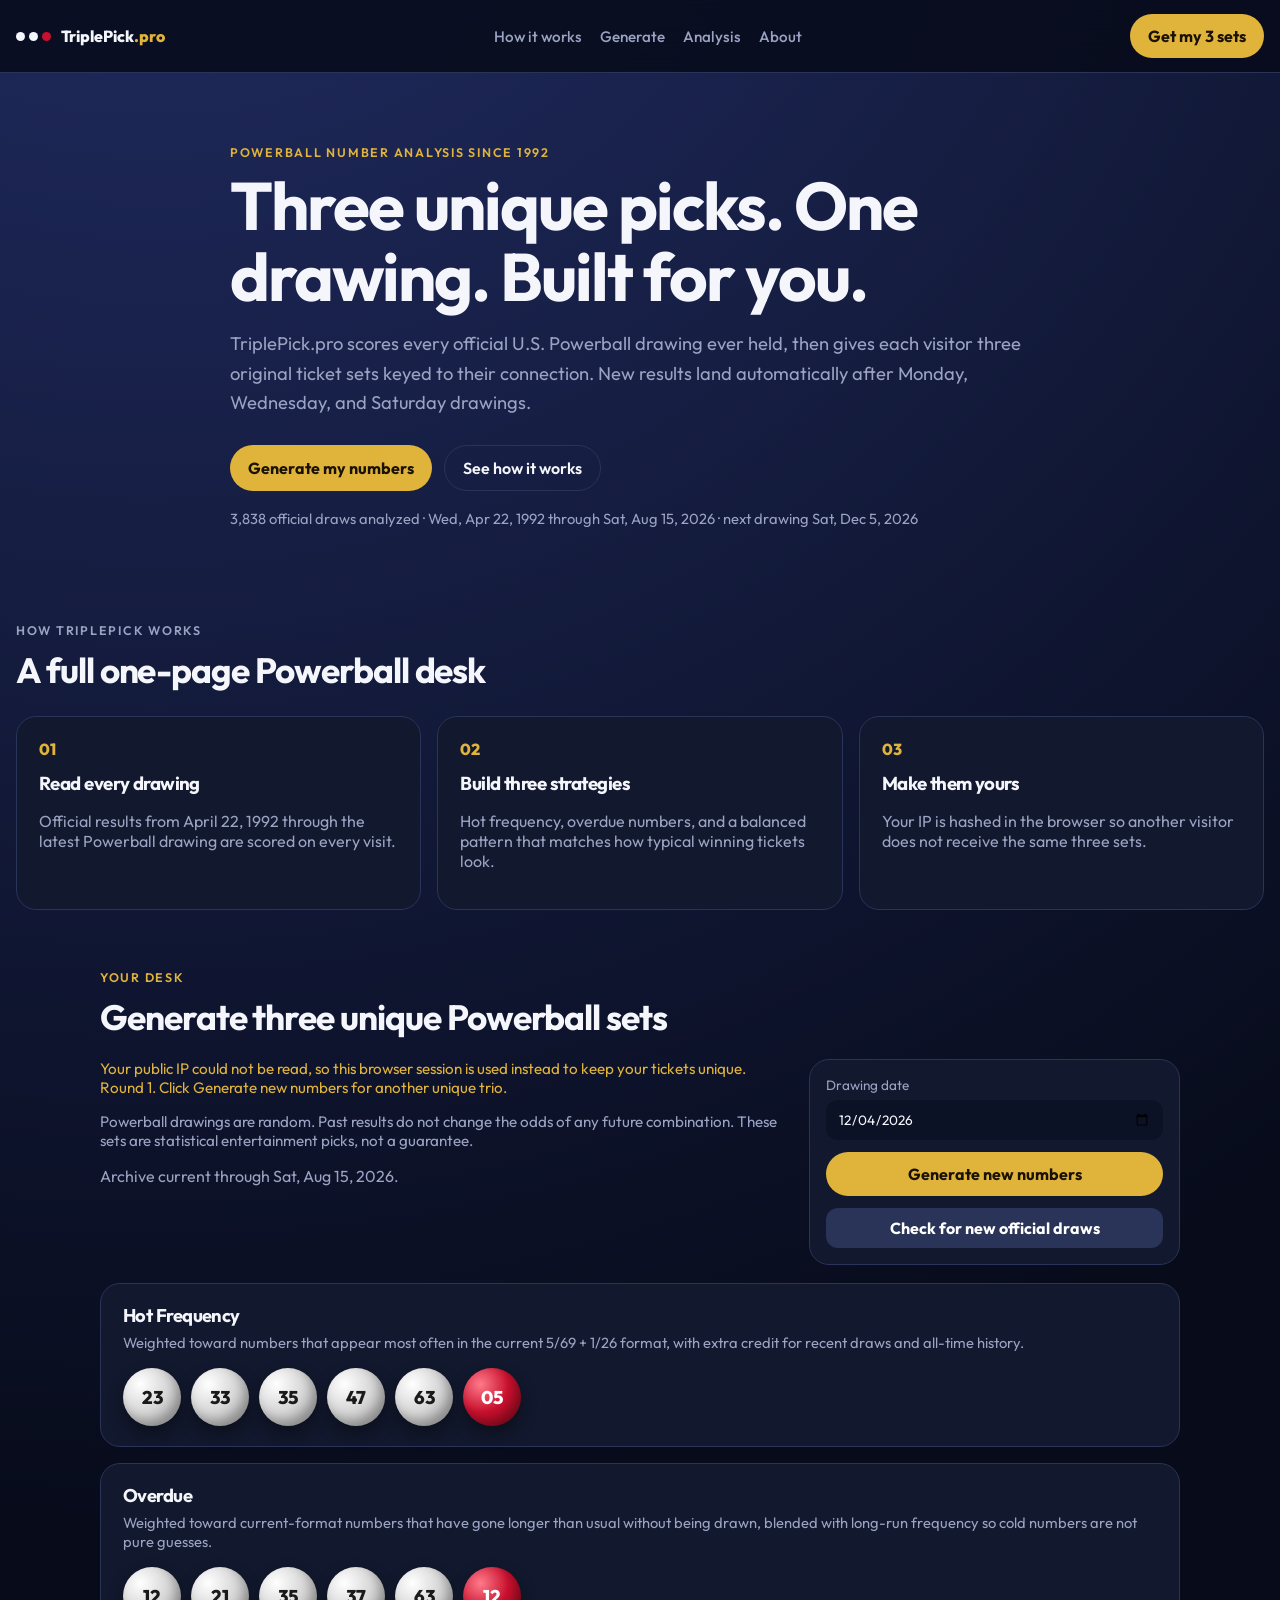
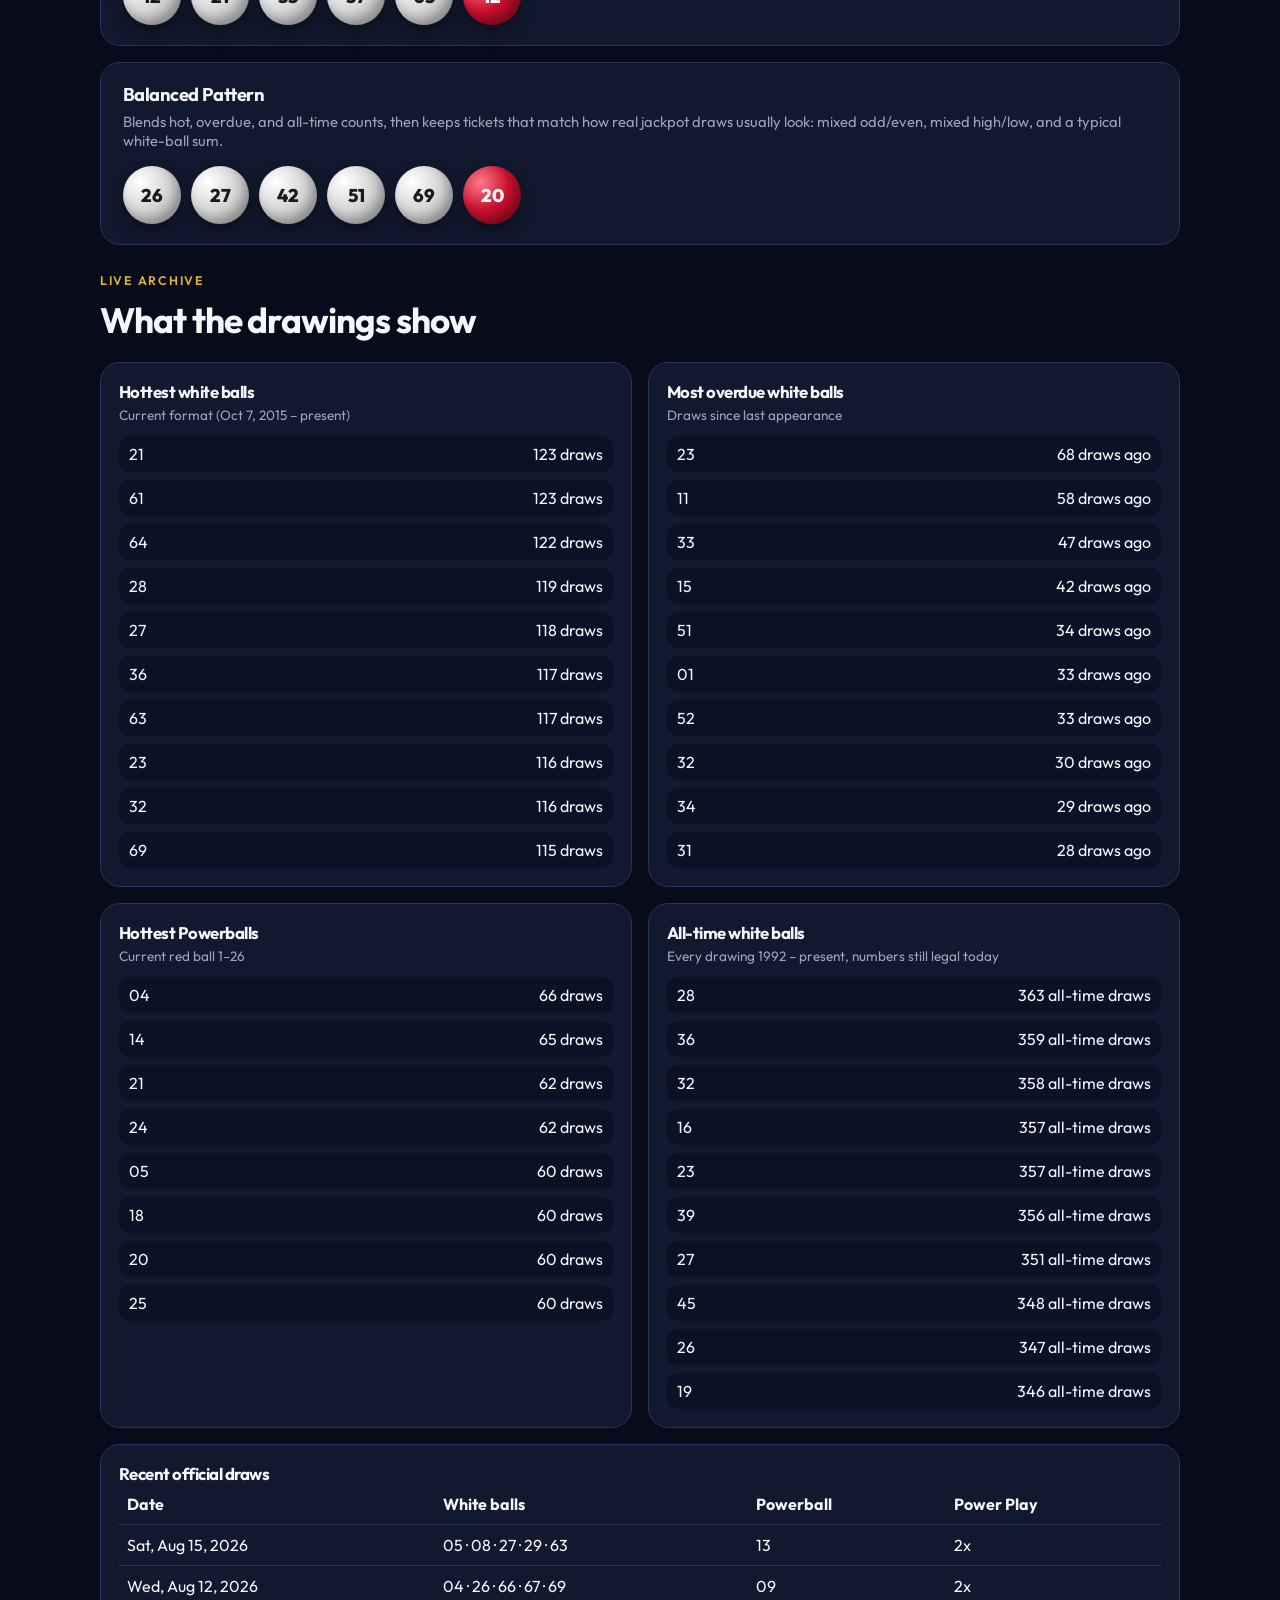
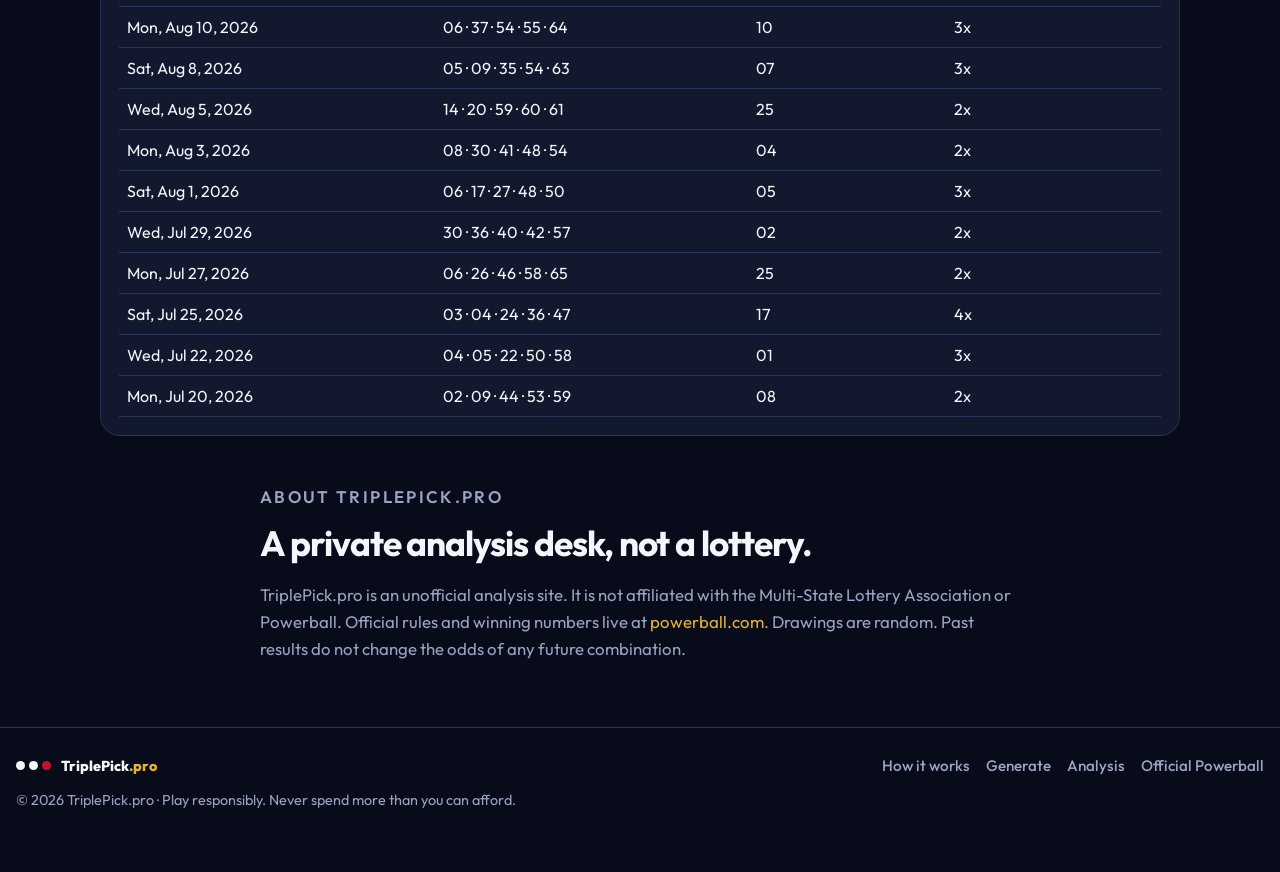
<file: docs/index.html>
<!DOCTYPE html>
<html lang="en">
  <head>
    <meta charset="utf-8" />
    <meta name="viewport" content="width=device-width, initial-scale=1" />
    <title>TriplePick.pro — Three unique Powerball sets from every official draw</title>
    <meta
      name="description"
      content="TriplePick.pro scores every official U.S. Powerball drawing since 1992 and gives each visitor three unique ticket sets. Updated after every drawing."
    />
    <meta property="og:title" content="TriplePick.pro" />
    <meta
      property="og:description"
      content="Three unique Powerball sets per visitor, scored from every official drawing since 1992."
    />
    <meta property="og:type" content="website" />
    <meta property="og:url" content="https://triplepick.pro/" />
    <meta property="og:site_name" content="TriplePick.pro" />
    <meta name="referrer" content="strict-origin-when-cross-origin" />
    <meta http-equiv="Content-Security-Policy" content="upgrade-insecure-requests" />
    <link rel="canonical" href="https://triplepick.pro/" />
    <link rel="icon" href="favicon.svg" type="image/svg+xml" />
    <link rel="preconnect" href="https://fonts.googleapis.com" />
    <link rel="preconnect" href="https://fonts.gstatic.com" crossorigin />
    <link
      href="https://fonts.googleapis.com/css2?family=Outfit:wght@400;500;600;700;800&display=swap"
      rel="stylesheet"
    />
    <link rel="stylesheet" href="css/style.css" />
  </head>
  <body>
    <header class="site-header">
      <div class="wrap header-inner">
        <a class="logo" href="#top" aria-label="TriplePick.pro home">
          <span class="logo-mark" aria-hidden="true">
            <i></i><i></i><i></i>
          </span>
          <span class="logo-text">TriplePick<span>.pro</span></span>
        </a>
        <nav class="site-nav" aria-label="Primary">
          <a href="#how">How it works</a>
          <a href="#generate">Generate</a>
          <a href="#analysis">Analysis</a>
          <a href="#about">About</a>
        </nav>
        <a class="nav-cta" href="#generate">Get my 3 sets</a>
      </div>
    </header>

    <div class="ad-band ad-band-top">
      <aside class="ad-slot ad-leaderboard" data-ad="top-leaderboard">
        <span class="ad-label">Advertisement</span>
        <div class="ad-frame">
          <div class="ad-placeholder">728 × 90</div>
        </div>
      </aside>
    </div>

    <section class="hero-banner" id="top">
      <div class="wrap hero-inner">
        <p class="eyebrow">Powerball number analysis since 1992</p>
        <h1>Three unique picks. One drawing. Built for you.</h1>
        <p class="lede">
          TriplePick.pro scores every official U.S. Powerball drawing ever held, then gives each visitor
          three original ticket sets keyed to their connection. New results land automatically after
          Monday, Wednesday, and Saturday drawings.
        </p>
        <div class="hero-actions">
          <a class="generate" href="#generate">Generate my numbers</a>
          <a class="ghost" href="#how">See how it works</a>
        </div>
        <p class="hero-meta" id="pick-meta">Loading the full official archive…</p>
      </div>
    </section>

    <section class="how" id="how">
      <div class="wrap">
        <p class="eyebrow">How TriplePick works</p>
        <h2>A full one-page Powerball desk</h2>
        <div class="how-grid">
          <article>
            <span>01</span>
            <h3>Read every drawing</h3>
            <p>Official results from April 22, 1992 through the latest Powerball drawing are scored on every visit.</p>
          </article>
          <article>
            <span>02</span>
            <h3>Build three strategies</h3>
            <p>Hot frequency, overdue numbers, and a balanced pattern that matches how typical winning tickets look.</p>
          </article>
          <article>
            <span>03</span>
            <h3>Make them yours</h3>
            <p>Your IP is hashed in the browser so another visitor does not receive the same three sets.</p>
          </article>
        </div>
      </div>
    </section>

    <div class="page-shell wrap">
      <main>
        <section class="generate-desk" id="generate">
          <div class="section-head">
            <p class="eyebrow">Your desk</p>
            <h2>Generate three unique Powerball sets</h2>
          </div>
          <div class="hero">
            <div>
              <p class="visitor-note" id="visitor-note">Preparing a private visitor key…</p>
              <p class="disclaimer" id="disclaimer"></p>
              <p class="status" id="status" hidden></p>
            </div>
            <div class="controls">
              <label>
                Drawing date
                <input type="date" id="pick-date" />
              </label>
              <button type="button" id="generate-btn" class="generate">Generate new numbers</button>
              <button type="button" id="refresh-btn" class="secondary">Check for new official draws</button>
            </div>
          </div>
          <section class="tickets" id="tickets" aria-live="polite">
            <article class="ticket ticket-pending">
              <h2>Your three sets</h2>
              <p>Scoring the official archive and preparing tickets unique to this visit.</p>
            </article>
          </section>
        </section>

        <aside class="ad-slot ad-in-content" data-ad="in-content">
          <span class="ad-label">Advertisement</span>
          <div class="ad-frame">
            <div class="ad-placeholder">336 × 280</div>
          </div>
        </aside>

        <section id="analysis">
          <div class="section-head">
            <p class="eyebrow">Live archive</p>
            <h2>What the drawings show</h2>
          </div>
          <section class="grid">
            <article class="panel">
              <h2>Hottest white balls</h2>
              <p class="panel-sub">Current format (Oct 7, 2015 – present)</p>
              <ol id="hot-white"></ol>
            </article>
            <article class="panel">
              <h2>Most overdue white balls</h2>
              <p class="panel-sub">Draws since last appearance</p>
              <ol id="due-white"></ol>
            </article>
            <article class="panel">
              <h2>Hottest Powerballs</h2>
              <p class="panel-sub">Current red ball 1–26</p>
              <ol id="hot-pb"></ol>
            </article>
            <article class="panel">
              <h2>All-time white balls</h2>
              <p class="panel-sub">Every drawing 1992 – present, numbers still legal today</p>
              <ol id="all-white"></ol>
            </article>
          </section>

          <section class="panel recent">
            <h2>Recent official draws</h2>
            <div class="table-wrap">
              <table>
                <thead>
                  <tr>
                    <th>Date</th>
                    <th>White balls</th>
                    <th>Powerball</th>
                    <th>Power Play</th>
                  </tr>
                </thead>
                <tbody id="recent-body"></tbody>
              </table>
            </div>
          </section>
        </section>
      </main>

      <aside class="ad-rail" aria-label="Sponsored">
        <aside class="ad-slot ad-rect" data-ad="rail-top">
          <span class="ad-label">Advertisement</span>
          <div class="ad-frame">
            <div class="ad-placeholder">300 × 250</div>
          </div>
        </aside>
        <aside class="ad-slot ad-halfpage" data-ad="rail-mid">
          <span class="ad-label">Advertisement</span>
          <div class="ad-frame">
            <div class="ad-placeholder">300 × 600</div>
          </div>
        </aside>
      </aside>
    </div>

    <section class="about" id="about">
      <div class="wrap about-inner">
        <p class="eyebrow">About TriplePick.pro</p>
        <h2>A private analysis desk, not a lottery.</h2>
        <p>
          TriplePick.pro is an unofficial analysis site. It is not affiliated with the Multi-State Lottery
          Association or Powerball. Official rules and winning numbers live at
          <a href="https://www.powerball.com/" target="_blank" rel="noreferrer">powerball.com</a>.
          Drawings are random. Past results do not change the odds of any future combination.
        </p>
      </div>
    </section>

    <div class="ad-band ad-band-footer">
      <aside class="ad-slot ad-leaderboard" data-ad="footer-leaderboard">
        <span class="ad-label">Advertisement</span>
        <div class="ad-frame">
          <div class="ad-placeholder">728 × 90</div>
        </div>
      </aside>
    </div>

    <footer class="site-footer">
      <div class="wrap">
        <div class="footer-top">
          <a class="logo" href="#top">
            <span class="logo-mark" aria-hidden="true"><i></i><i></i><i></i></span>
            <span class="logo-text">TriplePick<span>.pro</span></span>
          </a>
          <nav aria-label="Footer">
            <a href="#how">How it works</a>
            <a href="#generate">Generate</a>
            <a href="#analysis">Analysis</a>
            <a href="https://www.powerball.com/" target="_blank" rel="noreferrer">Official Powerball</a>
          </nav>
        </div>
        <p>© 2026 TriplePick.pro · Play responsibly. Never spend more than you can afford.</p>
      </div>
    </footer>

    <aside class="ad-slot ad-mobile-anchor" data-ad="mobile-anchor">
      <span class="ad-label">Advertisement</span>
      <div class="ad-frame">
        <div class="ad-placeholder">320 × 50</div>
      </div>
    </aside>

    <script src="js/engine.js"></script>
    <script src="js/app.js"></script>
    <script src="js/ads-config.js"></script>
    <script src="js/ads.js"></script>
  </body>
</html>
</file>
<file: docs/css/style.css>
:root {
  --navy: #070b1a;
  --panel: #12182d;
  --red: #c8102e;
  --gold: #e0b33a;
  --ink: #f4f6fb;
  --muted: #9aa3c2;
  --ad-line: #3a446e;
  --line: #2a3358;
  --wrap: min(1440px, calc(100% - 32px));
}

* {
  box-sizing: border-box;
}

html {
  scroll-behavior: smooth;
}

html,
body {
  margin: 0;
  min-height: 100%;
  background:
    radial-gradient(circle at 12% -10%, #24306a 0%, transparent 42%),
    var(--navy);
  color: var(--ink);
  font-family: Outfit, "Segoe UI", sans-serif;
}

a {
  color: var(--gold);
  text-decoration: none;
}

.wrap {
  width: var(--wrap);
  margin: 0 auto;
}

.site-header {
  position: sticky;
  top: 0;
  z-index: 30;
  backdrop-filter: blur(16px);
  background: rgba(7, 11, 26, 0.86);
  border-bottom: 1px solid var(--line);
}

.header-inner {
  display: flex;
  align-items: center;
  justify-content: space-between;
  gap: 16px 24px;
  min-height: 72px;
  flex-wrap: wrap;
}

.logo {
  display: flex;
  align-items: center;
  gap: 10px;
  color: var(--ink);
  font-weight: 800;
}

.logo-mark {
  display: flex;
  gap: 4px;
}

.logo-mark i {
  width: 9px;
  height: 9px;
  border-radius: 50%;
  background: #f4f6fb;
}

.logo-mark i:last-child {
  background: var(--red);
}

.logo-text span {
  color: var(--gold);
}

.site-nav {
  display: flex;
  flex-wrap: wrap;
  gap: 18px;
}

.site-nav a,
.site-footer nav a {
  color: var(--muted);
  font-size: 0.95rem;
  font-weight: 500;
}

.site-nav a:hover,
.site-footer nav a:hover {
  color: var(--ink);
}

.nav-cta,
.hero-actions .generate,
button.generate {
  display: inline-flex;
  align-items: center;
  justify-content: center;
  background: var(--gold);
  color: #1a1204;
  font-weight: 700;
  border-radius: 999px;
  padding: 12px 18px;
}

.hero-banner {
  padding: 72px 0 56px;
}

.hero-inner {
  max-width: 820px;
}

.eyebrow {
  color: var(--gold);
  text-transform: uppercase;
  letter-spacing: 0.14em;
  font-size: 0.78rem;
  margin: 0 0 10px;
  font-weight: 600;
}

h1,
h2,
h3 {
  margin: 0;
  letter-spacing: -0.03em;
}

h1 {
  font-size: clamp(2.3rem, 6vw, 4.2rem);
  line-height: 1.05;
}

h2 {
  font-size: clamp(1.6rem, 3vw, 2.2rem);
}

.lede,
.panel-sub,
.disclaimer,
.status,
.visitor-note,
.hero-meta,
.how p,
.about p,
.site-footer p {
  color: var(--muted);
}

.lede {
  font-size: 1.15rem;
  line-height: 1.6;
  margin: 18px 0 28px;
}

.hero-actions {
  display: flex;
  flex-wrap: wrap;
  gap: 12px;
  margin-bottom: 18px;
}

.ghost {
  color: var(--ink);
  border: 1px solid var(--line);
  border-radius: 999px;
  padding: 12px 18px;
  font-weight: 600;
}

.hero-meta {
  font-size: 0.92rem;
}

.how,
.about {
  padding: 24px 0 48px;
}

.how-grid {
  display: grid;
  grid-template-columns: repeat(3, 1fr);
  gap: 16px;
  margin-top: 24px;
}

.how-grid article,
.panel,
.controls,
.ticket {
  background: var(--panel);
  border: 1px solid var(--line);
  border-radius: 20px;
}

.how-grid article {
  padding: 22px;
}

.how-grid span {
  display: block;
  color: var(--gold);
  font-weight: 800;
  margin-bottom: 12px;
}

.how-grid h3 {
  margin-bottom: 8px;
}

.page-shell {
  display: grid;
  grid-template-columns: minmax(0, 1fr) 300px;
  gap: 24px;
  align-items: start;
  padding-bottom: 24px;
}

.page-shell.no-rail {
  grid-template-columns: 1fr;
  max-width: 1080px;
}

#how,
#generate,
#analysis,
#about,
#top {
  scroll-margin-top: 88px;
}

.section-head {
  margin: 12px 0 20px;
}

.generate-desk .hero {
  display: grid;
  grid-template-columns: 1.3fr 0.7fr;
  gap: 20px;
  align-items: start;
  margin-bottom: 18px;
}

.controls {
  padding: 16px;
  display: grid;
  gap: 12px;
}

label {
  display: grid;
  gap: 6px;
  font-size: 0.85rem;
  color: var(--muted);
}

input[type="date"],
button {
  font: inherit;
  border-radius: 12px;
  border: 0;
  padding: 10px 12px;
}

input[type="date"] {
  background: #0c1226;
  color: var(--ink);
}

button {
  background: var(--red);
  color: white;
  font-weight: 700;
  cursor: pointer;
}

button:disabled {
  opacity: 0.6;
  cursor: wait;
}

button.secondary {
  background: #2a3358;
}

.visitor-note {
  color: var(--gold);
  font-size: 0.95rem;
  margin: 0 0 12px;
}

.disclaimer {
  font-size: 0.95rem;
}

.tickets {
  display: grid;
  gap: 16px;
  margin: 8px 0 28px;
}

.ticket {
  padding: 20px 22px;
}

.ticket h2 {
  margin: 0 0 6px;
  font-size: 1.15rem;
}

.ticket p {
  margin: 0 0 16px;
  color: var(--muted);
  font-size: 0.92rem;
}

.balls {
  display: flex;
  flex-wrap: wrap;
  gap: 10px;
}

.ball {
  width: 58px;
  height: 58px;
  border-radius: 50%;
  display: grid;
  place-items: center;
  font-weight: 800;
  font-size: 1.15rem;
  color: #1a1a1a;
  background: radial-gradient(circle at 30% 28%, #ffffff, #d7d7d7 46%, #9f9f9f);
  box-shadow: inset -5px -6px 10px rgba(0, 0, 0, 0.22), 0 8px 16px rgba(0, 0, 0, 0.35);
}

.ball.power {
  color: white;
  background: radial-gradient(circle at 30% 28%, #ff7a8a, var(--red) 48%, #7a0718);
}

.grid {
  display: grid;
  grid-template-columns: repeat(2, 1fr);
  gap: 16px;
  margin-bottom: 16px;
}

.panel {
  padding: 18px;
}

.panel h2 {
  font-size: 1.05rem;
}

.panel-sub {
  margin: 4px 0 12px;
  font-size: 0.85rem;
}

ol {
  margin: 0;
  padding: 0;
  list-style: none;
  display: grid;
  gap: 8px;
}

ol li {
  display: flex;
  justify-content: space-between;
  gap: 12px;
  background: #0c1226;
  border-radius: 10px;
  padding: 8px 10px;
}

.table-wrap {
  overflow-x: auto;
}

table {
  width: 100%;
  border-collapse: collapse;
}

th,
td {
  text-align: left;
  padding: 10px 8px;
  border-bottom: 1px solid var(--line);
}

.about-inner {
  max-width: 760px;
}

.about p {
  line-height: 1.6;
  font-size: 1.05rem;
}

.ticket-pending p {
  margin-bottom: 0;
}

.site-footer {
  border-top: 1px solid var(--line);
  padding: 28px 0 48px;
  font-size: 0.9rem;
}

.footer-top {
  display: flex;
  flex-wrap: wrap;
  align-items: center;
  justify-content: space-between;
  gap: 16px;
  margin-bottom: 16px;
}

.site-footer nav {
  display: flex;
  flex-wrap: wrap;
  gap: 16px;
}

.ad-band {
  width: var(--wrap);
  margin: 0 auto;
  display: flex;
  justify-content: center;
  padding: 12px 0 4px;
}

.ad-band-footer {
  padding: 24px 0 0;
}

.ad-rail {
  display: grid;
  gap: 16px;
  position: sticky;
  top: 88px;
}

.ad-slot {
  display: grid;
  justify-items: center;
  gap: 6px;
}

.ad-slot[hidden],
.ad-rail[hidden],
.ad-band[hidden] {
  display: none !important;
}

.ad-label {
  font-size: 0.68rem;
  letter-spacing: 0.16em;
  text-transform: uppercase;
  color: #7d87ab;
}

.ad-frame {
  display: grid;
  place-items: center;
  background:
    repeating-linear-gradient(
      135deg,
      #10162c 0 10px,
      #141b34 10px 20px
    );
  border: 1px dashed var(--ad-line);
  border-radius: 8px;
  color: #8b94b8;
  font-size: 0.85rem;
  font-weight: 700;
}

.ad-leaderboard .ad-frame {
  width: min(728px, 100%);
  height: 90px;
}

.ad-rect .ad-frame {
  width: 300px;
  height: 250px;
}

.ad-halfpage .ad-frame {
  width: 300px;
  height: 600px;
}

.ad-in-content {
  margin: 8px 0 28px;
}

.ad-in-content .ad-frame {
  width: min(336px, 100%);
  height: 280px;
}

.ad-mobile-anchor {
  display: none;
  position: fixed;
  left: 0;
  right: 0;
  bottom: 0;
  z-index: 40;
  padding: 6px 8px 8px;
  background: rgba(7, 11, 26, 0.94);
  border-top: 1px solid var(--line);
}

.ad-mobile-anchor .ad-frame {
  width: min(320px, 100%);
  height: 50px;
}

.adsbygoogle {
  min-width: 120px;
  min-height: 50px;
}

@media (max-width: 1100px) {
  .page-shell,
  .how-grid {
    grid-template-columns: 1fr;
  }

  .ad-rail {
    grid-template-columns: repeat(auto-fit, minmax(280px, 1fr));
    position: static;
    justify-items: center;
  }

  .ad-halfpage {
    display: none;
  }
}

@media (max-width: 800px) {
  .generate-desk .hero,
  .grid {
    grid-template-columns: 1fr;
    display: grid;
  }

  .nav-cta {
    width: 100%;
  }

  .ad-leaderboard .ad-frame {
    width: min(320px, 100%);
    height: 50px;
  }

  .ad-in-content .ad-frame {
    width: min(300px, 100%);
    height: 250px;
  }

  .ad-mobile-anchor {
    display: grid;
  }

  body {
    padding-bottom: 72px;
  }
}
</file>
